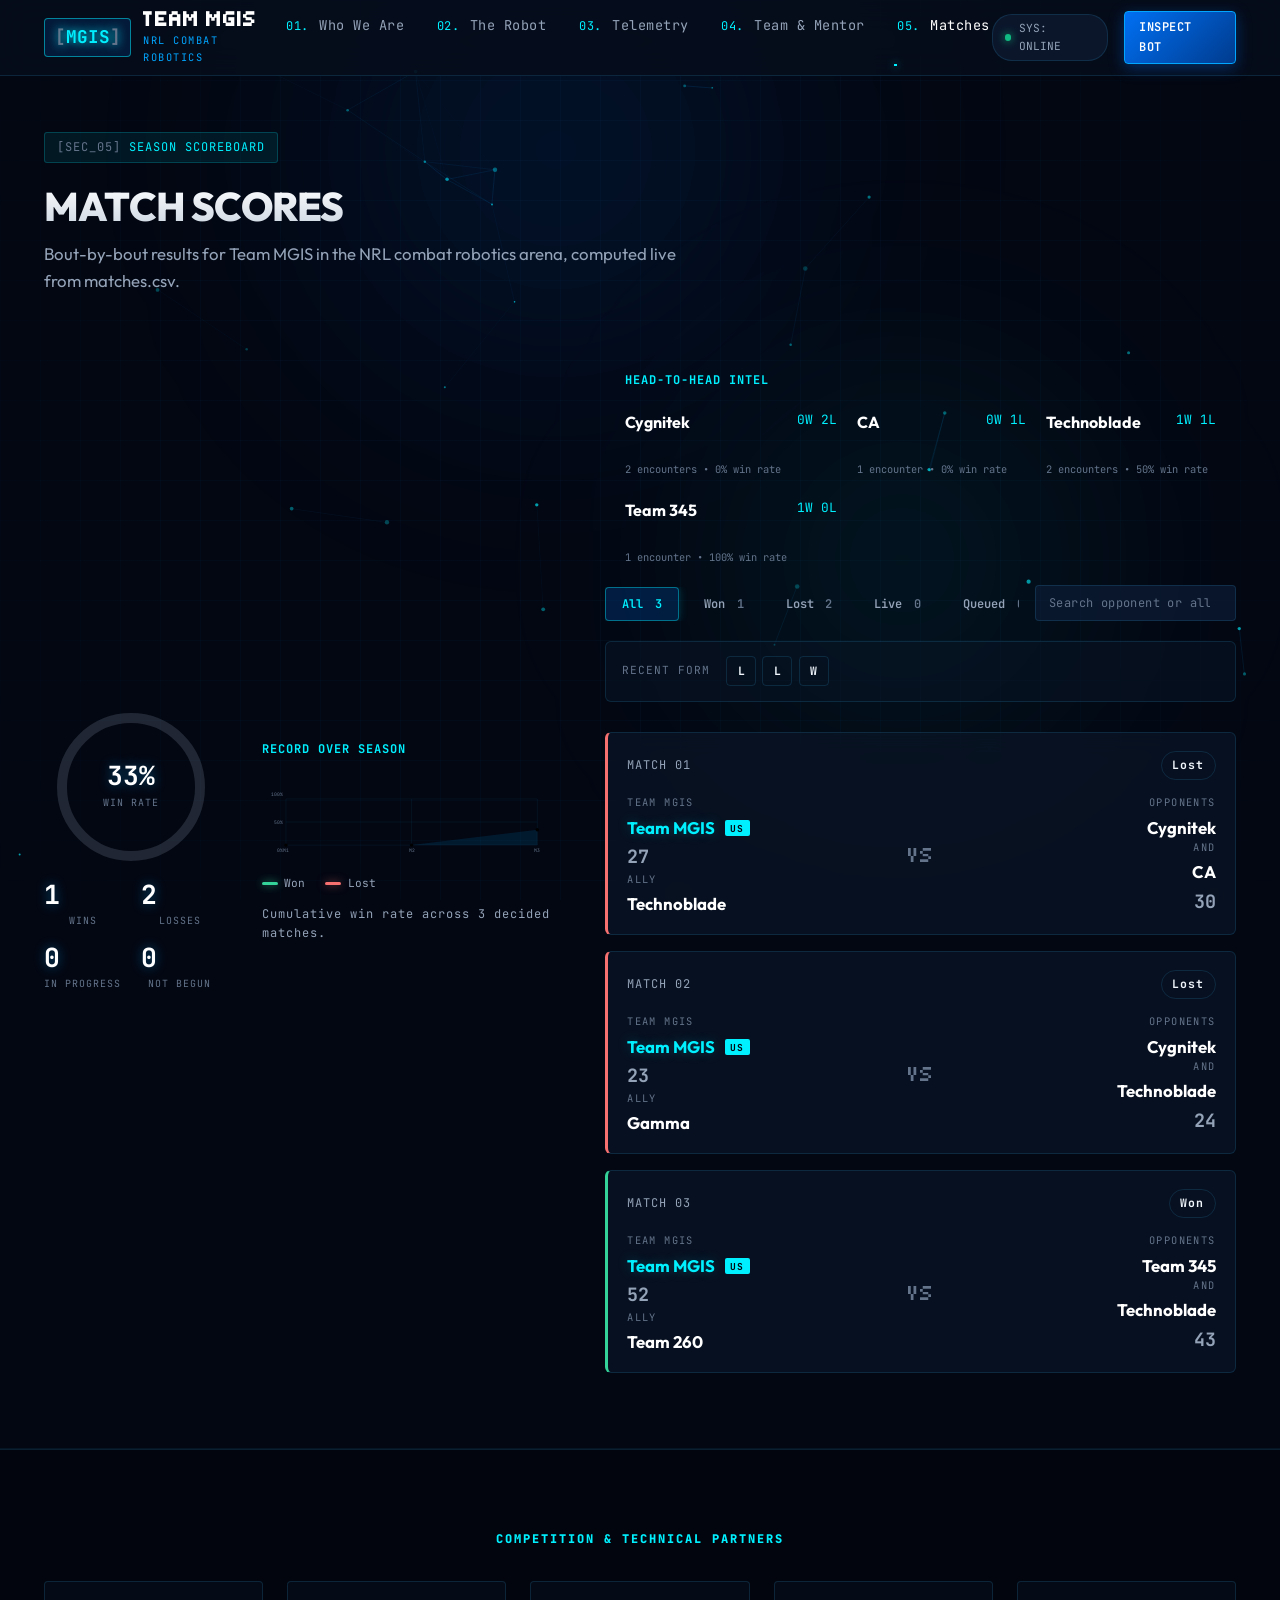
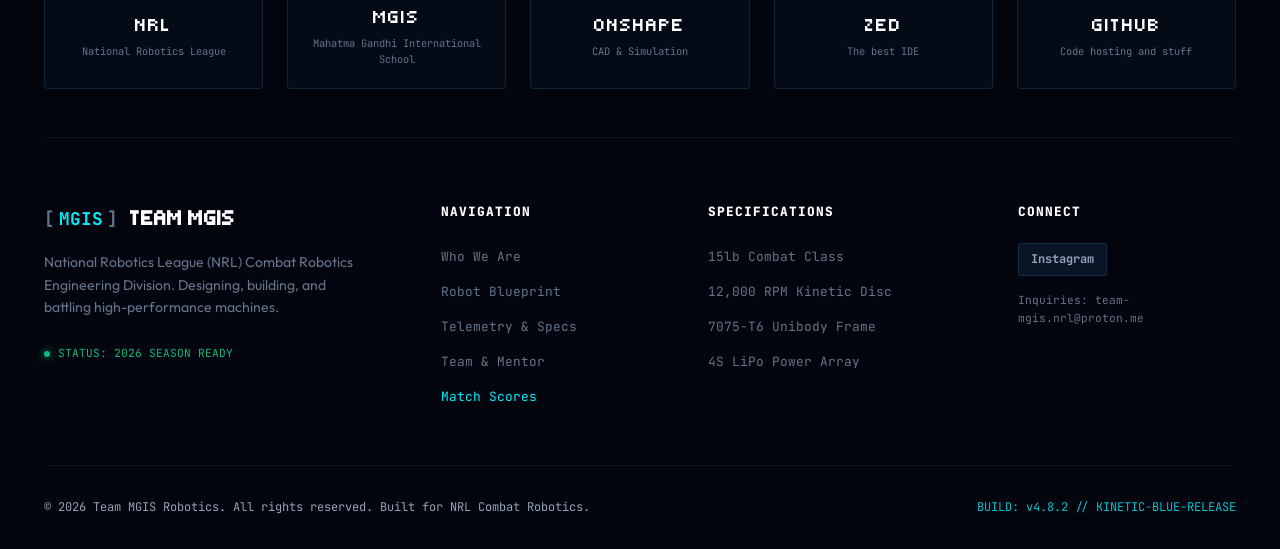
<file: matches.html>
<!DOCTYPE html>
<html lang="en">
<head>
  <meta charset="UTF-8">
  <meta name="viewport" content="width=device-width, initial-scale=1.0">
  <title>Match Scores | Team MGIS - NRL Combat Robotics</title>
  <meta name="description" content="Team MGIS NRL match scores, season record, win rate and bout-by-bout results telemetry.">

  <!-- Fonts -->
  <link rel="preconnect" href="https://fonts.googleapis.com">
  <link rel="preconnect" href="https://fonts.gstatic.com" crossorigin>
  <link href="https://fonts.googleapis.com/css2?family=JetBrains+Mono:wght@300;400;500;700&family=Outfit:wght@400;600;700;800;900&family=Tiny5&display=swap" rel="stylesheet">

  <!-- Main Stylesheet -->
  <link rel="stylesheet" href="style.css">
</head>
<body>

  <!-- Top Scroll Progress Indicator -->
  <div id="scroll-progress" class="scroll-progress-bar" aria-hidden="true"></div>

  <!-- Background Animated Cyber Grid & Canvas -->
  <div class="tech-canvas-background">
    <canvas id="tech-particles"></canvas>
    <div class="tech-grid-overlay"></div>
    <div class="tech-glow tech-glow-top"></div>
    <div class="tech-glow tech-glow-bottom"></div>
  </div>

  <!-- Sticky Header -->
  <header id="main-header" class="site-header">
    <div class="header-container">
      <a href="index.html" class="brand-logo" aria-label="Team MGIS Home">
        <div class="logo-symbol">
          <span class="symbol-bracket">[</span>
          <span class="symbol-core">MGIS</span>
          <span class="symbol-bracket">]</span>
        </div>
        <div class="logo-meta">
          <span class="logo-title">TEAM MGIS</span>
          <span class="logo-sub">NRL COMBAT ROBOTICS</span>
        </div>
      </a>

      <nav class="main-nav" aria-label="Main Navigation">
        <ul class="nav-list">
          <li><a href="index.html#who-we-are" class="nav-link"><span class="nav-num">01.</span> Who We Are</a></li>
          <li><a href="index.html#about-robot" class="nav-link"><span class="nav-num">02.</span> The Robot</a></li>
          <li><a href="index.html#specs" class="nav-link"><span class="nav-num">03.</span> Telemetry</a></li>
          <li><a href="index.html#meet-team" class="nav-link"><span class="nav-num">04.</span> Team & Mentor</a></li>
          <li><a href="matches.html" class="nav-link active" aria-current="page"><span class="nav-num">05.</span> Matches</a></li>
        </ul>
      </nav>

      <div class="header-actions">
        <div class="status-pill">
          <span class="status-dot"></span>
          <span class="status-text">SYS: ONLINE</span>
        </div>
        <a href="index.html#about-robot" class="btn btn-sm btn-primary">Inspect Bot</a>
      </div>

      <button class="mobile-toggle" id="mobile-toggle" aria-label="Toggle navigation menu" aria-expanded="false">
        <span></span>
        <span></span>
        <span></span>
      </button>
    </div>

    <div class="mobile-menu" id="mobile-menu">
      <ul class="mobile-nav-list">
        <li><a href="index.html#who-we-are" class="mobile-nav-link">01. Who We Are</a></li>
        <li><a href="index.html#about-robot" class="mobile-nav-link">02. The Robot</a></li>
        <li><a href="index.html#specs" class="mobile-nav-link">03. Telemetry & Specs</a></li>
        <li><a href="index.html#meet-team" class="mobile-nav-link">04. Meet The Team</a></li>
        <li><a href="matches.html" class="mobile-nav-link" aria-current="page">05. Match Scores</a></li>
        <li><a href="index.html#about-robot" class="btn btn-primary btn-block">Inspect Robot</a></li>
      </ul>
    </div>
  </header>

  <main id="main-content" class="page-wrapper">

    <!-- SEASON SCOREBOARD -->
    <section class="section page-hero" aria-label="Season scoreboard">
      <div class="container">

        <div class="section-tag reveal">
          <span class="tag-index">[SEC_05]</span>
          <span class="tag-title">SEASON SCOREBOARD</span>
        </div>

        <div class="section-heading-wrap reveal">
          <h2 class="section-title">MATCH SCORES</h2>
          <p class="section-subtitle">
            Bout-by-bout results for Team MGIS in the NRL combat robotics arena, computed live from matches.csv.
          </p>
        </div>

        <div class="season-layout">
          <!-- LEFT COLUMN: season summary -->
          <div class="season-summary">
            <div class="ring-block reveal">
              <div class="win-ring-wrap">
                <svg class="win-ring" viewBox="0 0 168 168">
                  <circle class="ring-track" cx="84" cy="84" r="69"></circle>
                  <circle class="ring-win" cx="84" cy="84" r="69" transform="rotate(-90 84 84)" style="stroke-dasharray: 0 400"></circle>
                  <circle class="ring-loss" cx="84" cy="84" r="69" transform="rotate(-90 84 84)" style="stroke-dasharray: 0 400"></circle>
                </svg>
                <div class="win-ring-center">
                  <div class="win-ring-value" id="win-rate-value">--%</div>
                  <div class="win-ring-caption">WIN RATE</div>
                </div>
              </div>
              <div class="record-stats">
                <div>
                  <div class="win-ring-value" id="stat-wins">0</div>
                  <div class="win-ring-caption">WINS</div>
                </div>
                <div>
                  <div class="win-ring-value" id="stat-losses">0</div>
                  <div class="win-ring-caption">LOSSES</div>
                </div>
                <div>
                  <div class="win-ring-value" id="stat-live">0</div>
                  <div class="win-ring-caption">IN PROGRESS</div>
                </div>
                <div>
                  <div class="win-ring-value" id="stat-queued">0</div>
                  <div class="win-ring-caption">NOT BEGUN</div>
                </div>
              </div>
            </div>
            <div class="chart-panel reveal">
              <h3 class="intel-title">RECORD OVER SEASON</h3>
              <div class="record-chart" id="record-chart">
                <svg id="record-svg" viewBox="0 0 700 220" aria-label="Cumulative win rate by match" role="img"></svg>
                <div class="chart-legend">
                  <span><span class="legend-swatch swatch-win"></span>Won</span>
                  <span><span class="legend-swatch swatch-loss"></span>Lost</span>
                </div>
                <div class="chart-readout" id="chart-readout">Loading match telemetry...</div>
              </div>
            </div>
          </div>

          <!-- RIGHT COLUMN: head-to-head, filters & match log -->
          <div>
            <div class="intel-panel reveal">
              <h3 class="intel-title">HEAD-TO-HEAD INTEL</h3>
              <div class="intel-grid" id="intel-grid"></div>
            </div>

            <div class="load-error" id="csv-load-error" hidden>
              Uplink failed: could not load matches.csv. Serve this site over HTTP (file:// blocks local file fetching).
            </div>

            <div class="match-toolbar reveal">
              <div class="tech-tab-bar">
                <button class="match-filter-btn active" data-filter="all">All <span class="filter-count" id="filter-count-all">0</span></button>
                <button class="match-filter-btn" data-filter="won">Won <span class="filter-count" id="filter-count-won">0</span></button>
                <button class="match-filter-btn" data-filter="lost">Lost <span class="filter-count" id="filter-count-lost">0</span></button>
                <button class="match-filter-btn" data-filter="live">Live <span class="filter-count" id="filter-count-live">0</span></button>
                <button class="match-filter-btn" data-filter="queued">Queued <span class="filter-count" id="filter-count-queued">0</span></button>
              </div>
              <div class="match-search">
                <input type="search" id="match-search" placeholder="Search opponent or ally..." aria-label="Search matches">
              </div>
            </div>

            <div class="form-panel reveal">
              <span class="form-label">RECENT FORM</span>
              <div class="form-strip" id="form-strip"></div>
            </div>

            <ul class="match-log" id="match-log"></ul>
            <div class="match-empty" id="match-empty" hidden>No matches match your filter.</div>
          </div>
        </div>

      </div>
    </section>

  </main>

  <!-- FOOTER -->
  <footer class="site-footer">
    <div class="container">
      <div class="footer-partners-wrap">
        <h4 class="partners-heading">COMPETITION & TECHNICAL PARTNERS</h4>
        <div class="partners-grid">
          <div class="partner-logo-box">
            <div class="partner-svg-wrap">
              <span class="partner-name">NRL</span>
              <span class="partner-type">National Robotics League</span>
            </div>
          </div>
          <div class="partner-logo-box">
            <div class="partner-svg-wrap">
              <span class="partner-name">MGIS</span>
              <span class="partner-type">Mahatma Gandhi International School</span>
            </div>
          </div>
          <div class="partner-logo-box">
            <div class="partner-svg-wrap">
              <span class="partner-name">ONSHAPE</span>
              <span class="partner-type">CAD & Simulation</span>
            </div>
          </div>
          <div class="partner-logo-box">
            <div class="partner-svg-wrap">
              <span class="partner-name">ZED</span>
              <span class="partner-type">The best IDE</span>
            </div>
          </div>
          <div class="partner-logo-box">
            <div class="partner-svg-wrap">
              <span class="partner-name">GITHUB</span>
              <span class="partner-type">Code hosting and stuff</span>
            </div>
          </div>
        </div>
      </div>

      <div class="footer-main-grid">
        <div class="footer-col brand-col">
          <div class="footer-logo">
            <span class="symbol-bracket">[</span>
            <span class="symbol-core">MGIS</span>
            <span class="symbol-bracket">]</span>
            <span class="footer-brand-title">TEAM MGIS</span>
          </div>
          <p class="footer-desc">
            National Robotics League (NRL) Combat Robotics Engineering Division. Designing, building, and battling high-performance machines.
          </p>
          <div class="footer-status">
            <span class="pulse-indicator"></span>
            <span>STATUS: 2026 SEASON READY</span>
          </div>
        </div>
        <div class="footer-col">
          <h5 class="footer-col-title">NAVIGATION</h5>
          <ul class="footer-links">
            <li><a href="index.html#who-we-are">Who We Are</a></li>
            <li><a href="index.html#about-robot">Robot Blueprint</a></li>
            <li><a href="index.html#specs">Telemetry & Specs</a></li>
            <li><a href="index.html#meet-team">Team & Mentor</a></li>
            <li><a href="matches.html" aria-current="page">Match Scores</a></li>
          </ul>
        </div>
        <div class="footer-col">
          <h5 class="footer-col-title">SPECIFICATIONS</h5>
          <ul class="footer-links">
            <li><a href="index.html#about-robot">15lb Combat Class</a></li>
            <li><a href="index.html#about-robot">12,000 RPM Kinetic Disc</a></li>
            <li><a href="index.html#about-robot">7075-T6 Unibody Frame</a></li>
            <li><a href="index.html#about-robot">4S LiPo Power Array</a></li>
          </ul>
        </div>
        <div class="footer-col">
          <h5 class="footer-col-title">CONNECT</h5>
          <div class="footer-socials">
            <a href="#" class="social-btn" aria-label="Instagram">Instagram</a>
          </div>
          <p class="footer-copy-text">Inquiries: team-mgis.nrl@proton.me</p>
        </div>
      </div>

      <div class="footer-bottom-bar">
        <p>© 2026 Team MGIS Robotics. All rights reserved. Built for NRL Combat Robotics.</p>
        <p class="footer-build">BUILD: v4.8.2 // KINETIC-BLUE-RELEASE</p>
      </div>
    </div>
  </footer>

  <script src="script.js"></script>
</body>
</html>
</file>
<file: style.css>
/* ========================================================
   TEAM MGIS - NRL COMBAT ROBOTICS
   THEME: CYBER BLUE & OBSIDIAN BLACK
   TYPOGRAPHY: Outfit (Display), JetBrains Mono (Code/Telemetry), Tiny5 (Accents)
   ======================================================== */

@import url('https://fonts.googleapis.com/css2?family=JetBrains+Mono:ital,wght@0,300;0,400;0,500;0,700;1,400&family=Outfit:wght@300;400;500;600;700;800;900&family=Tiny5&display=swap');

/* ---------- Design Tokens & Variables ---------- */
:root {
  --bg-darkest: #030712;
  --bg-primary: #050b18;
  --bg-surface: #0a1426;
  --bg-surface-elevated: #0f1e38;
  --bg-panel: rgba(10, 20, 38, 0.75);
  --bg-glass: rgba(6, 14, 28, 0.85);

  --blue-primary: #0070f3;
  --blue-bright: #00a6ff;
  --blue-cyan: #00f0ff;
  --blue-deep: #003b8e;
  --blue-glow: rgba(0, 166, 255, 0.35);
  --blue-glow-intense: rgba(0, 240, 255, 0.6);

  --text-primary: #f0f6fc;
  --text-secondary: #94a3b8;
  --text-dim: #64748b;
  --text-accent: #38bdf8;

  --border-subtle: rgba(56, 189, 248, 0.15);
  --border-active: rgba(0, 240, 255, 0.5);
  --border-glow: 0 0 15px rgba(0, 166, 255, 0.3);

  --font-display: 'Outfit', -apple-system, BlinkMacSystemFont, sans-serif;
  --font-mono: 'JetBrains Mono', monospace;
  --font-retro: 'Tiny5', sans-serif;

  --header-height: 76px;
  --transition-fast: 0.2s cubic-bezier(0.16, 1, 0.3, 1);
  --transition-normal: 0.35s cubic-bezier(0.16, 1, 0.3, 1);
  --transition-smooth: 0.6s cubic-bezier(0.16, 1, 0.3, 1);
}

/* ---------- Reset & Base Setup ---------- */
*, *::before, *::after {
  box-sizing: border-box;
  margin: 0;
  padding: 0;
}

html {
  font-size: 16px;
  scroll-behavior: smooth;
  color-scheme: dark;
  background-color: var(--bg-darkest);
}

body {
  font-family: var(--font-display);
  background-color: var(--bg-darkest);
  color: var(--text-primary);
  line-height: 1.6;
  overflow-x: hidden;
  position: relative;
  -webkit-font-smoothing: antialiased;
}

/* Custom Scrollbar */
::-webkit-scrollbar {
  width: 8px;
}
::-webkit-scrollbar-track {
  background: var(--bg-darkest);
}
::-webkit-scrollbar-thumb {
  background: #1e293b;
  border-radius: 4px;
  border: 1px solid var(--border-subtle);
}
::-webkit-scrollbar-thumb:hover {
  background: var(--blue-bright);
}

/* Selection Color */
::selection {
  background-color: var(--blue-primary);
  color: #ffffff;
}

/* ---------- Top Scroll Progress Bar ---------- */
.scroll-progress-bar {
  position: fixed;
  top: 0;
  left: 0;
  width: 0%;
  height: 3px;
  background: linear-gradient(90deg, var(--blue-primary), var(--blue-cyan));
  box-shadow: 0 0 10px var(--blue-cyan);
  z-index: 1000;
  transition: width 0.1s ease-out;
}

/* ---------- Cyber Canvas Background & Grid ---------- */
.tech-canvas-background {
  position: fixed;
  top: 0;
  left: 0;
  width: 100%;
  height: 100%;
  pointer-events: none;
  z-index: 0;
  overflow: hidden;
}

#tech-particles {
  position: absolute;
  top: 0;
  left: 0;
  width: 100%;
  height: 100%;
}

.tech-grid-overlay {
  position: absolute;
  top: 0;
  left: 0;
  width: 100%;
  height: 100%;
  background-image:
    linear-gradient(to right, rgba(0, 166, 255, 0.03) 1px, transparent 1px),
    linear-gradient(to bottom, rgba(0, 166, 255, 0.03) 1px, transparent 1px);
  background-size: 40px 40px;
  mask-image: radial-gradient(circle at 50% 50%, black 60%, transparent 100%);
  -webkit-mask-image: radial-gradient(circle at 50% 50%, black 60%, transparent 100%);
}

.tech-glow {
  position: absolute;
  border-radius: 50%;
  filter: blur(120px);
  pointer-events: none;
}

.tech-glow-top {
  top: -150px;
  left: 20%;
  width: 600px;
  height: 600px;
  background: radial-gradient(circle, rgba(0, 112, 243, 0.18) 0%, transparent 70%);
}

.tech-glow-bottom {
  bottom: 10%;
  right: 10%;
  width: 500px;
  height: 500px;
  background: radial-gradient(circle, rgba(0, 240, 255, 0.12) 0%, transparent 70%);
}

/* ---------- Typography & Utility Styles ---------- */
h1, h2, h3, h4, h5 {
  font-family: var(--font-display);
  font-weight: 800;
  color: #ffffff;
  letter-spacing: -0.02em;
}

p {
  color: var(--text-secondary);
}

a {
  color: inherit;
  text-decoration: none;
}

.container {
  max-width: 1240px;
  margin: 0 auto;
  padding: 0 1.5rem;
  position: relative;
  z-index: 1;
}

/* ---------- Header & Smart Sticky Navigation ---------- */
.site-header {
  position: fixed;
  top: 0;
  left: 0;
  width: 100%;
  height: var(--header-height);
  background: var(--bg-glass);
  backdrop-filter: blur(16px);
  -webkit-backdrop-filter: blur(16px);
  border-bottom: 1px solid var(--border-subtle);
  z-index: 900;
  transition: transform 0.4s cubic-bezier(0.16, 1, 0.3, 1), background 0.3s ease, box-shadow 0.3s ease;
}

/* Header scroll reactions */
.site-header.scroll-down {
  transform: translateY(-100%);
}

.site-header.scroll-up {
  transform: translateY(0);
  box-shadow: 0 10px 30px rgba(0, 0, 0, 0.6), 0 0 15px rgba(0, 112, 243, 0.15);
}

.header-container {
  max-width: 1240px;
  height: 100%;
  margin: 0 auto;
  padding: 0 1.5rem;
  display: flex;
  align-items: center;
  justify-content: space-between;
}

/* Brand Logo */
.brand-logo {
  display: flex;
  align-items: center;
  gap: 0.75rem;
  transition: transform var(--transition-fast);
}

.brand-logo:hover {
  transform: scale(1.02);
}

.logo-symbol {
  font-family: var(--font-mono);
  font-weight: 700;
  font-size: 1.1rem;
  display: flex;
  align-items: center;
  padding: 0.25rem 0.6rem;
  background: rgba(0, 112, 243, 0.15);
  border: 1px solid var(--border-active);
  border-radius: 4px;
  color: var(--blue-cyan);
  text-shadow: 0 0 10px var(--blue-cyan);
}

.symbol-bracket {
  color: var(--text-dim);
}

.logo-meta {
  display: flex;
  flex-direction: column;
}

.logo-title {
  font-family: var(--font-retro);
  font-size: 1.3rem;
  font-weight: 700;
  letter-spacing: 1px;
  color: #ffffff;
  line-height: 1.1;
}

.logo-sub {
  font-family: var(--font-mono);
  font-size: 0.65rem;
  color: var(--blue-bright);
  letter-spacing: 1.5px;
}

/* Navigation Links */
.main-nav {
  display: flex;
  align-items: center;
}

.nav-list {
  display: flex;
  list-style: none;
  gap: 1.75rem;
}

.nav-link {
  font-family: var(--font-mono);
  font-size: 0.85rem;
  color: var(--text-secondary);
  position: relative;
  padding: 0.4rem 0.2rem;
  transition: color var(--transition-fast);
  letter-spacing: 0.5px;
}

.nav-num {
  color: var(--blue-cyan);
  font-size: 0.75rem;
  margin-right: 2px;
}

.nav-link::after {
  content: '';
  position: absolute;
  bottom: 0;
  left: 0;
  width: 0%;
  height: 2px;
  background: var(--blue-cyan);
  box-shadow: 0 0 8px var(--blue-cyan);
  transition: width var(--transition-fast);
}

.nav-link:hover,
.nav-link.active {
  color: #ffffff;
}

.nav-link:hover::after,
.nav-link.active::after {
  width: 100%;
}

/* Header Actions & Live Status */
.header-actions {
  display: flex;
  align-items: center;
  gap: 1rem;
}

.status-pill {
  display: flex;
  align-items: center;
  gap: 0.5rem;
  font-family: var(--font-mono);
  font-size: 0.7rem;
  color: var(--text-secondary);
  padding: 0.3rem 0.75rem;
  background: rgba(15, 30, 56, 0.6);
  border: 1px solid var(--border-subtle);
  border-radius: 20px;
}

.status-dot {
  width: 7px;
  height: 7px;
  border-radius: 50%;
  background: #10b981;
  box-shadow: 0 0 8px #10b981;
  animation: blinkStatus 2s infinite ease-in-out;
}

@keyframes blinkStatus {
  0%, 100% { opacity: 1; transform: scale(1); }
  50% { opacity: 0.4; transform: scale(0.85); }
}

/* Mobile Menu Toggle */
.mobile-toggle {
  display: none;
  flex-direction: column;
  justify-content: center;
  gap: 5px;
  width: 38px;
  height: 38px;
  background: rgba(15, 30, 56, 0.8);
  border: 1px solid var(--border-subtle);
  border-radius: 6px;
  cursor: pointer;
  padding: 6px;
}

.mobile-toggle span {
  display: block;
  height: 2px;
  width: 100%;
  background: var(--text-primary);
  border-radius: 2px;
  transition: transform 0.3s ease, opacity 0.3s ease;
}

.mobile-toggle.active span:nth-child(1) {
  transform: translateY(7px) rotate(45deg);
}
.mobile-toggle.active span:nth-child(2) {
  opacity: 0;
}
.mobile-toggle.active span:nth-child(3) {
  transform: translateY(-7px) rotate(-45deg);
}

.mobile-menu {
  display: none;
  position: fixed;
  top: var(--header-height);
  left: 0;
  width: 100%;
  background: var(--bg-surface);
  border-bottom: 1px solid var(--border-subtle);
  padding: 1.5rem;
  z-index: 850;
  transform: translateY(-10px);
  opacity: 0;
  pointer-events: none;
  transition: all 0.3s ease;
}

.mobile-menu.open {
  display: block;
  transform: translateY(0);
  opacity: 1;
  pointer-events: auto;
}

.mobile-nav-list {
  list-style: none;
  display: flex;
  flex-direction: column;
  gap: 1rem;
}

.mobile-nav-link {
  font-family: var(--font-mono);
  font-size: 1rem;
  color: var(--text-primary);
  display: block;
  padding: 0.5rem 0;
}

/* ---------- Buttons & Interactive Tech CTAs ---------- */
.btn {
  display: inline-flex;
  align-items: center;
  justify-content: center;
  gap: 0.5rem;
  font-family: var(--font-mono);
  font-size: 0.85rem;
  font-weight: 600;
  padding: 0.75rem 1.5rem;
  border-radius: 4px;
  letter-spacing: 0.5px;
  cursor: pointer;
  transition: all var(--transition-fast);
  text-transform: uppercase;
  position: relative;
  overflow: hidden;
}

.btn-primary {
  background: linear-gradient(135deg, var(--blue-primary), var(--blue-deep));
  color: #ffffff;
  border: 1px solid var(--blue-bright);
  box-shadow: 0 4px 15px rgba(0, 112, 243, 0.35);
}

.btn-primary:hover {
  background: linear-gradient(135deg, var(--blue-bright), var(--blue-primary));
  box-shadow: 0 0 25px var(--blue-glow-intense);
  transform: translateY(-2px);
  color: #ffffff;
}

.btn-outline {
  background: rgba(10, 20, 38, 0.5);
  color: var(--text-primary);
  border: 1px solid var(--border-subtle);
  backdrop-filter: blur(8px);
}

.btn-outline:hover {
  border-color: var(--blue-cyan);
  color: var(--blue-cyan);
  box-shadow: 0 0 15px rgba(0, 240, 255, 0.2);
  transform: translateY(-2px);
}

.btn-sm {
  padding: 0.4rem 0.9rem;
  font-size: 0.75rem;
}

.btn-block {
  width: 100%;
}

/* ---------- Section Standard Layout ---------- */
.page-wrapper {
  position: relative;
  z-index: 1;
}

.section {
  padding: 6.5rem 0;
  position: relative;
  border-bottom: 1px solid rgba(56, 189, 248, 0.08);
}

.section-tag {
  display: inline-flex;
  align-items: center;
  gap: 0.5rem;
  font-family: var(--font-mono);
  font-size: 0.75rem;
  color: var(--blue-cyan);
  background: rgba(0, 240, 255, 0.08);
  border: 1px solid rgba(0, 240, 255, 0.2);
  padding: 0.3rem 0.75rem;
  border-radius: 3px;
  margin-bottom: 1.25rem;
  letter-spacing: 1px;
}

.tag-index {
  color: var(--text-dim);
}

.section-heading-wrap {
  margin-bottom: 3.5rem;
  max-width: 650px;
}

.section-title {
  font-size: 2.5rem;
  font-weight: 800;
  line-height: 1.15;
  margin-bottom: 0.75rem;
  background: linear-gradient(180deg, #ffffff 0%, #cbd5e1 100%);
  -webkit-background-clip: text;
  background-clip: text;
  -webkit-text-fill-color: transparent;
}

.section-subtitle {
  font-size: 1.05rem;
  color: var(--text-secondary);
  line-height: 1.6;
}

/* ---------- HUD Panels & Sci-Fi Borders ---------- */
.hud-panel, .robot-blueprint-frame, .mentor-spotlight {
  position: relative;
  background: var(--bg-panel);
  border: 1px solid var(--border-subtle);
  border-radius: 6px;
  backdrop-filter: blur(12px);
  -webkit-backdrop-filter: blur(12px);
  box-shadow: 0 10px 40px rgba(0, 0, 0, 0.5);
  transition: border-color var(--transition-normal), box-shadow var(--transition-normal);
}

.hud-panel:hover, .robot-blueprint-frame:hover {
  border-color: rgba(0, 240, 255, 0.3);
  box-shadow: 0 12px 45px rgba(0, 0, 0, 0.6), 0 0 20px rgba(0, 112, 243, 0.15);
}

/* HUD Corner Brackets */
.hud-corner {
  position: absolute;
  width: 10px;
  height: 10px;
  border-color: var(--blue-cyan);
  pointer-events: none;
}

.hud-top-left {
  top: -1px;
  left: -1px;
  border-top: 2px solid var(--blue-cyan);
  border-left: 2px solid var(--blue-cyan);
}
.hud-top-right {
  top: -1px;
  right: -1px;
  border-top: 2px solid var(--blue-cyan);
  border-right: 2px solid var(--blue-cyan);
}
.hud-bottom-left {
  bottom: -1px;
  left: -1px;
  border-bottom: 2px solid var(--blue-cyan);
  border-left: 2px solid var(--blue-cyan);
}
.hud-bottom-right {
  bottom: -1px;
  right: -1px;
  border-bottom: 2px solid var(--blue-cyan);
  border-right: 2px solid var(--blue-cyan);
}

/* ---------- 01. HERO / WHO WE ARE SECTION ---------- */
.hero-section {
  min-height: calc(100vh - var(--header-height));
  display: flex;
  align-items: center;
  padding-top: calc(var(--header-height) + 2rem);
  padding-bottom: 4rem;
}

.hero-grid {
  display: grid;
  grid-template-columns: 1.15fr 0.85fr;
  gap: 3.5rem;
  align-items: center;
}

.glitch-heading {
  font-family: var(--font-retro);
  font-size: clamp(3.2rem, 7vw, 5.5rem);
  color: #ffffff;
  line-height: 1;
  margin-bottom: 0.5rem;
  letter-spacing: 2px;
  text-shadow: 0 0 20px rgba(0, 166, 255, 0.4);
}

.hero-kicker {
  font-family: var(--font-mono);
  font-size: 0.9rem;
  color: var(--blue-cyan);
  letter-spacing: 2px;
  margin-bottom: 1.25rem;
}

.hero-description {
  font-size: 1.1rem;
  color: #cbd5e1;
  line-height: 1.7;
  margin-bottom: 2rem;
  max-width: 580px;
}

.hero-cta-group {
  display: flex;
  gap: 1.25rem;
  margin-bottom: 2.5rem;
}

.hero-stats-grid {
  display: grid;
  grid-template-columns: repeat(4, 1fr);
  gap: 1rem;
  padding-top: 1.5rem;
  border-top: 1px solid var(--border-subtle);
}

.stat-card {
  display: flex;
  flex-direction: column;
}

.stat-value {
  font-family: var(--font-mono);
  font-size: 1.6rem;
  font-weight: 700;
  color: #ffffff;
  line-height: 1.1;
  text-shadow: 0 0 10px rgba(0, 166, 255, 0.5);
}

.stat-label {
  font-family: var(--font-mono);
  font-size: 0.65rem;
  color: var(--text-dim);
  letter-spacing: 0.5px;
  margin-top: 0.2rem;
}

/* Radar & Telemetry HUD Visual */
.hero-visual .hud-panel {
  padding: 1.5rem;
}

.hud-header {
  display: flex;
  align-items: center;
  justify-content: space-between;
  border-bottom: 1px solid var(--border-subtle);
  padding-bottom: 0.75rem;
  margin-bottom: 1.25rem;
}

.hud-title-wrap {
  display: flex;
  align-items: center;
  gap: 0.5rem;
}

.hud-indicator {
  width: 8px;
  height: 8px;
  border-radius: 50%;
  background: var(--blue-cyan);
  box-shadow: 0 0 8px var(--blue-cyan);
}

.hud-title {
  font-family: var(--font-mono);
  font-size: 0.75rem;
  font-weight: 600;
  color: #ffffff;
  letter-spacing: 0.5px;
}

.hud-code {
  font-family: var(--font-mono);
  font-size: 0.65rem;
  color: var(--text-dim);
}

.radar-circle-wrap {
  width: 180px;
  height: 180px;
  margin: 0.5rem auto 1.5rem;
  border-radius: 50%;
  border: 1px solid rgba(0, 240, 255, 0.3);
  position: relative;
  background: radial-gradient(circle, rgba(0, 112, 243, 0.15) 0%, transparent 70%);
  overflow: hidden;
}

.radar-grid {
  position: absolute;
  top: 0;
  left: 0;
  width: 100%;
  height: 100%;
  background-image:
    radial-gradient(circle, transparent 40%, rgba(0, 240, 255, 0.15) 41%, transparent 42%),
    radial-gradient(circle, transparent 70%, rgba(0, 240, 255, 0.15) 71%, transparent 72%),
    linear-gradient(to right, transparent 49.5%, rgba(0, 240, 255, 0.15) 50%, transparent 50.5%),
    linear-gradient(to bottom, transparent 49.5%, rgba(0, 240, 255, 0.15) 50%, transparent 50.5%);
}

.radar-scan {
  position: absolute;
  top: 0;
  left: 0;
  width: 100%;
  height: 100%;
  background: conic-gradient(from 0deg, rgba(0, 240, 255, 0.4) 0deg, transparent 60deg, transparent 360deg);
  border-radius: 50%;
  animation: radarRotate 4s linear infinite;
}

@keyframes radarRotate {
  from { transform: rotate(0deg); }
  to { transform: rotate(360deg); }
}

.radar-center-blip {
  position: absolute;
  top: 50%;
  left: 50%;
  width: 6px;
  height: 6px;
  background: #ffffff;
  border-radius: 50%;
  transform: translate(-50%, -50%);
  box-shadow: 0 0 8px #ffffff;
}

.radar-target-1 {
  position: absolute;
  top: 30%;
  right: 28%;
  width: 5px;
  height: 5px;
  background: #ef4444;
  border-radius: 50%;
  box-shadow: 0 0 8px #ef4444;
  animation: targetBlink 1.5s infinite ease-in-out;
}

.radar-target-2 {
  position: absolute;
  bottom: 25%;
  left: 32%;
  width: 5px;
  height: 5px;
  background: var(--blue-cyan);
  border-radius: 50%;
  box-shadow: 0 0 8px var(--blue-cyan);
  animation: targetBlink 2s infinite ease-in-out 0.5s;
}

@keyframes targetBlink {
  0%, 100% { opacity: 0.2; transform: scale(0.8); }
  50% { opacity: 1; transform: scale(1.4); }
}

.hud-terminal-log {
  background: rgba(3, 7, 18, 0.7);
  border: 1px solid rgba(56, 189, 248, 0.1);
  border-radius: 4px;
  padding: 0.75rem;
  font-family: var(--font-mono);
  font-size: 0.7rem;
  display: flex;
  flex-direction: column;
  gap: 0.35rem;
}

.log-line {
  margin: 0;
  line-height: 1.4;
}

.text-blue {
  color: var(--blue-bright);
}

.text-highlight {
  color: var(--blue-cyan);
  font-weight: 600;
}

.text-dim {
  color: var(--text-dim);
}

.hud-footer {
  display: flex;
  justify-content: space-between;
  margin-top: 1rem;
  font-family: var(--font-mono);
  font-size: 0.65rem;
  color: var(--text-dim);
  border-top: 1px solid var(--border-subtle);
  padding-top: 0.5rem;
}

/* Scroll Cue */
.scroll-cue {
  display: flex;
  flex-direction: column;
  align-items: center;
  gap: 0.5rem;
  margin-top: 3.5rem;
  opacity: 0.7;
  transition: opacity var(--transition-fast);
}

.scroll-cue:hover {
  opacity: 1;
}

.scroll-cue-text {
  font-family: var(--font-mono);
  font-size: 0.7rem;
  color: var(--text-secondary);
  letter-spacing: 2px;
}

.scroll-cue-chevron span {
  display: block;
  width: 10px;
  height: 10px;
  border-bottom: 2px solid var(--blue-cyan);
  border-right: 2px solid var(--blue-cyan);
  transform: rotate(45deg);
  margin: -4px auto;
  animation: chevronBounce 2s infinite;
}

.scroll-cue-chevron span:nth-child(2) {
  animation-delay: 0.2s;
}

@keyframes chevronBounce {
  0% { opacity: 0; transform: rotate(45deg) translate(-5px, -5px); }
  50% { opacity: 1; }
  100% { opacity: 0; transform: rotate(45deg) translate(5px, 5px); }
}

/* ---------- 02. ABOUT OUR ROBOT SECTION ---------- */
.robot-section {
  background: linear-gradient(180deg, var(--bg-darkest) 0%, var(--bg-surface) 50%, var(--bg-darkest) 100%);
}

.robot-showcase-grid {
  display: grid;
  grid-template-columns: 1fr 1fr;
  gap: 3rem;
  align-items: start;
}

.robot-blueprint-frame {
  position: relative;
  padding: 1.25rem;
  overflow: hidden;
  background: #060e1d;
  border: 1px solid rgba(0, 166, 255, 0.3);
}

/* Laser Scanning Effect */
.laser-scanner {
  position: absolute;
  top: 0;
  left: 0;
  width: 100%;
  height: 3px;
  background: linear-gradient(90deg, transparent, var(--blue-cyan), transparent);
  box-shadow: 0 0 15px var(--blue-cyan), 0 0 30px var(--blue-cyan);
  z-index: 10;
  animation: scanVertical 4s infinite ease-in-out;
  pointer-events: none;
}

@keyframes scanVertical {
  0% { top: 0%; opacity: 0; }
  10% { opacity: 1; }
  90% { opacity: 1; }
  100% { top: 100%; opacity: 0; }
}

.blueprint-overlay {
  display: flex;
  justify-content: space-between;
  align-items: center;
  font-family: var(--font-mono);
  font-size: 0.7rem;
  color: var(--blue-cyan);
  margin-bottom: 0.75rem;
  padding-bottom: 0.5rem;
  border-bottom: 1px solid var(--border-subtle);
}

.blueprint-badge {
  font-weight: 700;
  letter-spacing: 1px;
}

.blueprint-coords {
  color: var(--text-dim);
  font-size: 0.65rem;
}

.robot-image-container {
  position: relative;
  width: 100%;
  height: 380px;
  border-radius: 4px;
  overflow: hidden;
  background: #030712;
  display: flex;
  align-items: center;
  justify-content: center;
}

.robot-main-image {
  width: 100%;
  height: 100%;
  object-fit: cover;
  object-position: center 25%;
  filter: contrast(1.15) brightness(0.9) saturate(0.85);
  transition: transform 0.6s ease, filter 0.6s ease;
}

.robot-blueprint-frame:hover .robot-main-image {
  transform: scale(1.04);
  filter: contrast(1.2) brightness(1) saturate(1.1);
}

/* Interactive Crosshair Callouts */
.hud-crosshair {
  position: absolute;
  width: 24px;
  height: 24px;
  border: 1px solid var(--blue-cyan);
  border-radius: 50%;
  z-index: 5;
  cursor: pointer;
  transform: translate(-50%, -50%);
  animation: pulseCrosshair 2.5s infinite;
  display: flex;
  align-items: center;
  justify-content: center;
}

.hud-crosshair::after {
  content: '';
  width: 6px;
  height: 6px;
  background: var(--blue-cyan);
  border-radius: 50%;
}

.hud-crosshair::before {
  content: attr(data-label);
  position: absolute;
  left: 30px;
  white-space: nowrap;
  font-family: var(--font-mono);
  font-size: 0.65rem;
  background: rgba(3, 7, 18, 0.9);
  color: #ffffff;
  padding: 0.2rem 0.5rem;
  border: 1px solid var(--blue-bright);
  border-radius: 3px;
  opacity: 0;
  transform: translateX(-5px);
  transition: opacity 0.3s ease, transform 0.3s ease;
  pointer-events: none;
}

.hud-crosshair:hover::before {
  opacity: 1;
  transform: translateX(0);
}

.crosshair-1 { top: 47%; left: 30%; }
.crosshair-2 { top: 60%; left: 15%; }
.crosshair-3 { top: 60%; left: 65%; }

@keyframes pulseCrosshair {
  0%, 100% { box-shadow: 0 0 0 0 rgba(0, 240, 255, 0.4); }
  50% { box-shadow: 0 0 0 8px rgba(0, 240, 255, 0); }
}

.blueprint-footer {
  display: flex;
  gap: 0.5rem;
  margin-top: 1rem;
  flex-wrap: wrap;
}

.schematic-pill {
  font-family: var(--font-mono);
  font-size: 0.65rem;
  color: #94a3b8;
  background: rgba(15, 30, 56, 0.5);
  border: 1px solid var(--border-subtle);
  padding: 0.25rem 0.6rem;
  border-radius: 3px;
}

/* Robot Details & Tech Tabs */
.robot-details-wrap {
  display: flex;
  flex-direction: column;
  gap: 1.5rem;
}

.tech-tab-bar {
  display: flex;
  gap: 0.5rem;
  border-bottom: 1px solid var(--border-subtle);
  padding-bottom: 0.5rem;
  overflow-x: auto;
}

.tech-tab-btn,
.match-filter-btn {
  font-family: var(--font-mono);
  font-size: 0.75rem;
  font-weight: 600;
  color: var(--text-secondary);
  background: transparent;
  border: 1px solid transparent;
  padding: 0.5rem 1rem;
  border-radius: 4px;
  cursor: pointer;
  transition: all var(--transition-fast);
  white-space: nowrap;
}

.tech-tab-btn:hover,
.match-filter-btn:hover {
  color: #ffffff;
  background: rgba(0, 112, 243, 0.1);
}

.tech-tab-btn.active,
.match-filter-btn.active {
  color: var(--blue-cyan);
  background: rgba(0, 112, 243, 0.2);
  border-color: rgba(0, 240, 255, 0.4);
  box-shadow: 0 0 10px rgba(0, 240, 255, 0.2);
}

.tab-pane {
  display: none;
  animation: fadeInPane 0.3s ease forwards;
}

.tab-pane.active {
  display: block;
}

@keyframes fadeInPane {
  from { opacity: 0; transform: translateY(6px); }
  to { opacity: 1; transform: translateY(0); }
}

.spec-header {
  display: flex;
  align-items: center;
  justify-content: space-between;
  margin-bottom: 0.75rem;
}

.spec-title {
  font-size: 1.4rem;
  color: #ffffff;
}

.spec-code {
  font-family: var(--font-mono);
  font-size: 0.7rem;
  color: var(--blue-bright);
}

.spec-desc {
  font-size: 0.95rem;
  color: #cbd5e1;
  line-height: 1.6;
  margin-bottom: 1.5rem;
}

.spec-metrics-list {
  display: flex;
  flex-direction: column;
  gap: 1rem;
  margin-bottom: 1.5rem;
}

.metric-row {
  display: grid;
  grid-template-columns: 140px 1fr 90px;
  align-items: center;
  gap: 1rem;
}

.metric-name {
  font-family: var(--font-mono);
  font-size: 0.8rem;
  color: var(--text-secondary);
}

.metric-bar-container {
  height: 8px;
  background: rgba(15, 30, 56, 0.8);
  border: 1px solid var(--border-subtle);
  border-radius: 4px;
  overflow: hidden;
}

.metric-bar {
  height: 100%;
  background: linear-gradient(90deg, var(--blue-primary), var(--blue-cyan));
  border-radius: 3px;
  box-shadow: 0 0 8px rgba(0, 240, 255, 0.4);
  transition: width 1s cubic-bezier(0.16, 1, 0.3, 1);
}

.metric-num {
  font-family: var(--font-mono);
  font-size: 0.8rem;
  font-weight: 700;
  color: #ffffff;
  text-align: right;
}

.robot-feature-cards {
  display: grid;
  grid-template-columns: repeat(3, 1fr);
  gap: 0.75rem;
  margin-top: 1rem;
}

.feature-mini-card {
  background: rgba(10, 20, 38, 0.6);
  border: 1px solid var(--border-subtle);
  border-radius: 4px;
  padding: 0.75rem;
  display: flex;
  flex-direction: column;
  transition: transform var(--transition-fast), border-color var(--transition-fast);
}

.feature-mini-card:hover {
  transform: translateY(-2px);
  border-color: var(--border-active);
}

.mini-icon {
  font-size: 1.2rem;
  margin-bottom: 0.25rem;
}

.mini-title {
  font-family: var(--font-display);
  font-weight: 700;
  font-size: 0.85rem;
  color: #ffffff;
}

.mini-sub {
  font-family: var(--font-mono);
  font-size: 0.65rem;
  color: var(--text-dim);
}

/* ---------- 03. ENGINEERING ROADMAP SECTION ---------- */
.roadmap-section {
  background: var(--bg-darkest);
}

.roadmap-timeline {
  display: grid;
  grid-template-columns: repeat(4, 1fr);
  gap: 1.5rem;
  position: relative;
}

.roadmap-timeline::before {
  content: '';
  position: absolute;
  top: 25px;
  left: 5%;
  width: 90%;
  height: 2px;
  background: linear-gradient(90deg, var(--blue-cyan), var(--blue-primary), var(--border-subtle));
  z-index: 0;
}

.timeline-step {
  position: relative;
  z-index: 1;
  display: flex;
  flex-direction: column;
}

.step-badge {
  width: 50px;
  height: 50px;
  border-radius: 50%;
  background: var(--bg-surface);
  border: 2px solid var(--border-subtle);
  color: var(--text-secondary);
  font-family: var(--font-mono);
  font-size: 1rem;
  font-weight: 700;
  display: flex;
  align-items: center;
  justify-content: center;
  margin-bottom: 1.5rem;
  transition: all var(--transition-fast);
}

.timeline-step.done .step-badge {
  background: var(--blue-deep);
  border-color: var(--blue-bright);
  color: #ffffff;
  box-shadow: 0 0 15px rgba(0, 166, 255, 0.4);
}

.timeline-step.active .step-badge {
  background: #0284c7;
  border-color: var(--blue-cyan);
  color: #ffffff;
  box-shadow: 0 0 20px var(--blue-cyan);
  animation: pulseBadge 2s infinite;
}

@keyframes pulseBadge {
  0%, 100% { transform: scale(1); }
  50% { transform: scale(1.08); }
}

.step-card {
  background: var(--bg-panel);
  border: 1px solid var(--border-subtle);
  border-radius: 6px;
  padding: 1.25rem;
  height: 100%;
  display: flex;
  flex-direction: column;
  transition: all var(--transition-fast);
}

.timeline-step:hover .step-card {
  border-color: var(--blue-bright);
  transform: translateY(-4px);
}

.step-tag {
  font-family: var(--font-mono);
  font-size: 0.65rem;
  font-weight: 700;
  letter-spacing: 0.5px;
  margin-bottom: 0.5rem;
  display: inline-block;
}

.status-complete { color: #10b981; }
.status-current { color: var(--blue-cyan); }
.status-upcoming { color: var(--text-dim); }

.step-title {
  font-size: 1rem;
  color: #ffffff;
  margin-bottom: 0.5rem;
}

.step-desc {
  font-size: 0.85rem;
  color: var(--text-secondary);
  line-height: 1.5;
}

/* ---------- 04. MEET THE TEAM & MENTOR SECTION ---------- */
.team-section {
  background: linear-gradient(180deg, var(--bg-darkest) 0%, var(--bg-surface-elevated) 50%, var(--bg-darkest) 100%);
}

/* Mentor Spotlight Card (1 Mentor) */
.mentor-spotlight {
  padding: 2rem;
  margin-bottom: 3.5rem;
  background: linear-gradient(135deg, rgba(10, 20, 38, 0.9) 0%, rgba(5, 11, 24, 0.95) 100%);
  border: 1px solid rgba(0, 240, 255, 0.3);
  box-shadow: 0 10px 30px rgba(0, 0, 0, 0.7), 0 0 20px rgba(0, 112, 243, 0.15);
}

.mentor-grid {
  display: grid;
  grid-template-columns: 240px 1fr;
  gap: 2.5rem;
  align-items: center;
}

.mentor-photo-wrap {
  display: flex;
  flex-direction: column;
  align-items: center;
  gap: 0.75rem;
}

.mentor-badge-callout {
  font-family: var(--font-mono);
  font-size: 0.7rem;
  font-weight: 700;
  color: var(--blue-cyan);
  background: rgba(0, 240, 255, 0.1);
  border: 1px solid rgba(0, 240, 255, 0.3);
  padding: 0.3rem 0.8rem;
  border-radius: 20px;
  letter-spacing: 1px;
}

/* Photo Frames & Scan Overlays */
.member-photo-frame {
  position: relative;
  width: 100%;
  aspect-ratio: 1 / 1;
  border-radius: 6px;
  overflow: hidden;
  border: 1px solid var(--border-subtle);
  background: #030712;
}

.member-photo {
  width: 100%;
  height: 100%;
  object-fit: cover;
  filter: grayscale(20%) contrast(1.1);
  transition: transform 0.5s ease, filter 0.5s ease;
}

.mentor-spotlight:hover .member-photo,
.team-card:hover .member-photo {
  transform: scale(1.05);
  filter: grayscale(0%) contrast(1.15);
}

.photo-scan-grid {
  position: absolute;
  top: 0;
  left: 0;
  width: 100%;
  height: 100%;
  background: linear-gradient(rgba(0, 240, 255, 0.05) 1px, transparent 1px);
  background-size: 100% 4px;
  pointer-events: none;
}

.member-index-tag {
  position: absolute;
  top: 8px;
  right: 8px;
  font-family: var(--font-mono);
  font-size: 0.65rem;
  font-weight: 700;
  background: rgba(3, 7, 18, 0.85);
  color: var(--blue-cyan);
  padding: 0.2rem 0.5rem;
  border: 1px solid rgba(0, 240, 255, 0.3);
  border-radius: 3px;
  backdrop-filter: blur(4px);
}

.mentor-info .member-header {
  display: flex;
  justify-content: space-between;
  align-items: flex-start;
  margin-bottom: 1rem;
}

.member-role-tag {
  font-family: var(--font-mono);
  font-size: 0.7rem;
  font-weight: 700;
  color: var(--blue-bright);
  letter-spacing: 1px;
  display: inline-block;
  margin-bottom: 0.25rem;
}

.mentor-tag {
  color: var(--blue-cyan);
}

.member-name {
  font-size: 1.8rem;
  color: #ffffff;
  line-height: 1.2;
}

.member-callsign {
  font-family: var(--font-mono);
  font-size: 0.75rem;
  color: var(--text-dim);
}

.member-bio {
  font-size: 0.95rem;
  color: #cbd5e1;
  line-height: 1.6;
  margin-bottom: 1.25rem;
}

.member-skills {
  display: flex;
  gap: 0.5rem;
  flex-wrap: wrap;
  margin-bottom: 1rem;
}

.skill-pill {
  font-family: var(--font-mono);
  font-size: 0.7rem;
  color: #94a3b8;
  background: rgba(15, 30, 56, 0.6);
  border: 1px solid var(--border-subtle);
  padding: 0.2rem 0.6rem;
  border-radius: 3px;
}

.member-links {
  display: flex;
  gap: 0.75rem;
}

.member-link-tag {
  font-family: var(--font-mono);
  font-size: 0.7rem;
  color: var(--blue-cyan);
}

/* 4 Team Members Grid */
.team-grid {
  display: grid;
  grid-template-columns: repeat(4, 1fr);
  gap: 1.5rem;
}

.team-card {
  position: relative;
  background: var(--bg-panel);
  border: 1px solid var(--border-subtle);
  border-radius: 6px;
  overflow: hidden;
  display: flex;
  flex-direction: column;
  transition: all var(--transition-normal);
}

.team-card:hover {
  transform: translateY(-6px);
  border-color: var(--blue-bright);
  box-shadow: 0 12px 30px rgba(0, 0, 0, 0.7), 0 0 15px rgba(0, 112, 243, 0.2);
}

.member-card-content {
  padding: 1.25rem;
  display: flex;
  flex-direction: column;
  flex-grow: 1;
}

.team-card .member-name {
  font-size: 1.25rem;
  margin-bottom: 0.5rem;
}

.team-card .member-bio {
  font-size: 0.85rem;
  color: var(--text-secondary);
  line-height: 1.5;
  margin-bottom: 1rem;
  flex-grow: 1;
}

/* ---------- FOOTER WITH LOGOS ---------- */
.site-footer {
  background: #02050d;
  border-top: 1px solid var(--border-subtle);
  padding: 5rem 0 2rem;
  position: relative;
  z-index: 1;
}

/* Partners & Logos Grid */
.footer-partners-wrap {
  margin-bottom: 4rem;
  padding-bottom: 3rem;
  border-bottom: 1px solid rgba(56, 189, 248, 0.1);
}

.partners-heading {
  font-family: var(--font-mono);
  font-size: 0.75rem;
  color: var(--blue-cyan);
  letter-spacing: 2px;
  text-align: center;
  margin-bottom: 2rem;
}

.partners-grid {
  display: grid;
  grid-template-columns: repeat(5, 1fr);
  gap: 1.5rem;
}

.partner-logo-box {
  background: rgba(10, 20, 38, 0.4);
  border: 1px solid var(--border-subtle);
  border-radius: 4px;
  padding: 1.25rem 1rem;
  display: flex;
  align-items: center;
  justify-content: center;
  text-align: center;
  transition: all var(--transition-fast);
}

.partner-logo-box:hover {
  border-color: var(--blue-cyan);
  background: rgba(0, 112, 243, 0.1);
  box-shadow: 0 0 15px rgba(0, 240, 255, 0.15);
  transform: translateY(-2px);
}

.partner-name {
  display: block;
  font-family: var(--font-retro);
  font-size: 1.2rem;
  color: #ffffff;
  letter-spacing: 1px;
}

.partner-type {
  display: block;
  font-family: var(--font-mono);
  font-size: 0.65rem;
  color: var(--text-dim);
  margin-top: 2px;
}

/* Footer Main Columns */
.footer-main-grid {
  display: grid;
  grid-template-columns: 1.6fr 1fr 1.2fr 1fr;
  gap: 3rem;
  margin-bottom: 3.5rem;
}

.footer-logo {
  font-family: var(--font-mono);
  font-size: 1.1rem;
  font-weight: 700;
  display: flex;
  align-items: center;
  gap: 0.25rem;
  color: var(--blue-cyan);
  margin-bottom: 1rem;
}

.footer-brand-title {
  font-family: var(--font-retro);
  font-size: 1.3rem;
  color: #ffffff;
  margin-left: 0.5rem;
}

.footer-desc {
  font-size: 0.88rem;
  color: var(--text-dim);
  line-height: 1.6;
  margin-bottom: 1.25rem;
  max-width: 320px;
}

.footer-status {
  display: inline-flex;
  align-items: center;
  gap: 0.5rem;
  font-family: var(--font-mono);
  font-size: 0.7rem;
  color: #10b981;
}

.pulse-indicator {
  width: 6px;
  height: 6px;
  background: #10b981;
  border-radius: 50%;
  box-shadow: 0 0 8px #10b981;
}

.footer-col-title {
  font-family: var(--font-mono);
  font-size: 0.8rem;
  color: #ffffff;
  letter-spacing: 1px;
  margin-bottom: 1.25rem;
}

.footer-links {
  list-style: none;
  display: flex;
  flex-direction: column;
  gap: 0.6rem;
}

.footer-links a {
  font-family: var(--font-mono);
  font-size: 0.8rem;
  color: var(--text-dim);
  transition: color var(--transition-fast);
}

.footer-links a:hover {
  color: var(--blue-cyan);
}

.footer-socials {
  display: flex;
  gap: 0.5rem;
  margin-bottom: 1rem;
}

.social-btn {
  font-family: var(--font-mono);
  font-size: 0.75rem;
  font-weight: 700;
  padding: 0.4rem 0.75rem;
  background: rgba(15, 30, 56, 0.6);
  border: 1px solid var(--border-subtle);
  border-radius: 3px;
  color: var(--text-secondary);
  transition: all var(--transition-fast);
}

.social-btn:hover {
  border-color: var(--blue-cyan);
  color: var(--blue-cyan);
  background: rgba(0, 112, 243, 0.15);
}

.footer-copy-text {
  font-family: var(--font-mono);
  font-size: 0.7rem;
  color: var(--text-dim);
}

.footer-bottom-bar {
  display: flex;
  justify-content: space-between;
  align-items: center;
  padding-top: 2rem;
  border-top: 1px solid rgba(56, 189, 248, 0.08);
  font-family: var(--font-mono);
  font-size: 0.75rem;
  color: var(--text-dim);
}

.footer-build {
  color: var(--blue-cyan);
  opacity: 0.8;
}

/* ---------- Scroll Reveal Animations ---------- */
.reveal {
  opacity: 0;
  transform: translateY(30px);
  transition: opacity 0.8s cubic-bezier(0.16, 1, 0.3, 1), transform 0.8s cubic-bezier(0.16, 1, 0.3, 1);
  will-change: opacity, transform;
}

.reveal.active {
  opacity: 1;
  transform: translateY(0);
}

/* ---------- Responsive Breakpoints ---------- */
@media (max-width: 1024px) {
  .hero-grid {
    grid-template-columns: 1fr;
    gap: 2.5rem;
  }

  .robot-showcase-grid {
    grid-template-columns: 1fr;
    gap: 2.5rem;
  }

  .mentor-grid {
    grid-template-columns: 1fr;
    text-align: center;
  }

  .mentor-photo-wrap {
    max-width: 220px;
    margin: 0 auto;
  }

  .mentor-info .member-header {
    flex-direction: column;
    align-items: center;
  }

  .mentor-info .member-skills, .mentor-info .member-links {
    justify-content: center;
  }

  .roadmap-timeline {
    grid-template-columns: repeat(2, 1fr);
  }

  .roadmap-timeline::before {
    display: none;
  }

  .team-grid {
    grid-template-columns: repeat(2, 1fr);
  }

  .partners-grid {
    grid-template-columns: repeat(3, 1fr);
  }

  .footer-main-grid {
    grid-template-columns: repeat(2, 1fr);
    gap: 2rem;
  }
}

@media (max-width: 768px) {
  :root {
    --header-height: 68px;
  }

  .main-nav, .header-actions {
    display: none;
  }

  .mobile-toggle {
    display: flex;
  }

  .section {
    padding: 4.5rem 0;
  }

  .hero-stats-grid {
    grid-template-columns: repeat(2, 1fr);
    gap: 1rem;
  }

  .team-grid {
    grid-template-columns: 1fr;
  }

  .roadmap-timeline {
    grid-template-columns: 1fr;
  }

  .partners-grid {
    grid-template-columns: repeat(2, 1fr);
  }

  .footer-main-grid {
    grid-template-columns: 1fr;
  }

  .footer-bottom-bar {
    flex-direction: column;
    gap: 0.75rem;
    text-align: center;
  }
}

/* ---------- Shared page + a11y helpers ---------- */
.sr-only {
  position: absolute;
  width: 1px;
  height: 1px;
  padding: 0;
  margin: -1px;
  overflow: hidden;
  clip: rect(0, 0, 0, 0);
  white-space: nowrap;
  border: 0;
}

.section.page-hero {
  padding-top: calc(var(--header-height) + 3.5rem);
}

.mobile-nav-link.active,
.footer-links a[aria-current="page"] {
  color: var(--blue-cyan);
}

/* ---------- Match scores ---------- */
.season-layout {
  display: grid;
  grid-template-columns: minmax(0, 0.92fr) minmax(0, 1.08fr);
  gap: 1.5rem;
  align-items: stretch;
}

.season-summary {
  display: grid;
  grid-template-columns: auto minmax(0, 1fr);
  gap: 1.25rem 1.5rem;
  align-items: center;
  min-width: 0;
}

.ring-block {
  display: flex;
  flex-direction: column;
  align-items: center;
  gap: 0.7rem;
}

.win-ring-wrap {
  position: relative;
  width: 168px;
  height: 168px;
}

.win-ring,
.win-ring svg {
  width: 100%;
  height: 100%;
  display: block;
}

.ring-track,
.ring-win,
.ring-loss {
  fill: none;
  stroke-width: 10;
}

.ring-win,
.ring-loss {
  stroke-dasharray: 0 400;
  transition: stroke-dasharray 0.9s cubic-bezier(0.16, 1, 0.3, 1), stroke-dashoffset 0.9s cubic-bezier(0.16, 1, 0.3, 1);
}

.ring-track { stroke: rgba(148, 163, 184, 0.2); }
.ring-win { stroke: #34d399; filter: drop-shadow(0 0 6px rgba(52, 211, 153, 0.55)); }
.ring-loss { stroke: #f87171; filter: drop-shadow(0 0 6px rgba(248, 113, 113, 0.4)); }

.win-ring-center {
  position: absolute;
  inset: 18px;
  display: flex;
  flex-direction: column;
  align-items: center;
  justify-content: center;
  pointer-events: none;
  text-align: center;
}

.win-ring-value {
  font-family: var(--font-mono);
  font-size: 1.65rem;
  font-weight: 700;
  color: #ffffff;
  line-height: 1;
  text-shadow: 0 0 12px rgba(0, 166, 255, 0.45);
}

.win-ring-caption,
.win-rate-note,
.form-label,
.intel-title,
.log-source,
.chart-readout,
.missing-path {
  font-family: var(--font-mono);
  letter-spacing: 1px;
}

.win-ring-caption,
.win-rate-note {
  font-size: 0.62rem;
  color: var(--text-dim);
  text-align: center;
}

.win-ring-caption { margin-top: 0.3rem; }

.record-stats {
  display: grid;
  grid-template-columns: 1fr 1fr;
  gap: 1rem 1.25rem;
}

.chart-panel,
.intel-panel {
  padding: 1.25rem;
}

.record-chart { min-height: 180px; }

.record-chart svg {
  width: 100%;
  height: auto;
  display: block;
  cursor: crosshair;
}

.chart-grid { stroke: rgba(56, 189, 248, 0.16); stroke-width: 1; }
.chart-label { fill: #64748b; font-family: "JetBrains Mono", monospace; font-size: 11px; }
.chart-area { fill: rgba(0, 166, 255, 0.12); stroke: none; }
.chart-line { fill: none; stroke-width: 2.5; vector-effect: non-scaling-stroke; }
.chart-line-win { stroke: #34d399; }
.chart-line-loss { stroke: #f87171; }
.chart-dot { stroke: transparent; stroke-width: 2; }
.chart-dot-win { fill: #34d399; }
.chart-dot-loss { fill: #f87171; }
.chart-guide { stroke: rgba(0, 240, 255, 0.7); stroke-width: 1; opacity: 0; }
.chart-guide.is-on { opacity: 1; }

.chart-legend {
  display: flex;
  flex-wrap: wrap;
  gap: 1rem 1.25rem;
  margin-top: 0.35rem;
  font-family: var(--font-mono);
  font-size: 0.7rem;
  color: var(--text-secondary);
}

.legend-swatch {
  display: inline-block;
  width: 16px;
  height: 3px;
  margin-right: 0.4rem;
  border-radius: 2px;
  vertical-align: middle;
}

.swatch-win { background: #34d399; box-shadow: 0 0 8px rgba(52, 211, 153, 0.7); }
.swatch-loss { background: #f87171; box-shadow: 0 0 8px rgba(248, 113, 113, 0.55); }

.chart-readout {
  font-size: 0.75rem;
  color: var(--text-secondary);
  min-height: 2.6em;
  margin-top: 0.75rem;
}

.intel-grid {
  display: grid;
  grid-template-columns: 1.15fr 0.92fr 0.92fr;
  gap: 1.25rem;
  margin-top: 1.25rem;
}

.intel-title {
  font-size: 0.75rem;
  font-weight: 700;
  color: var(--blue-cyan);
  margin-bottom: 1rem;
}

.intel-list {
  list-style: none;
  display: flex;
  flex-direction: column;
  gap: 0.95rem;
}

.intel-top {
  display: flex;
  justify-content: space-between;
  gap: 0.75rem;
  margin-bottom: 0.35rem;
}

.intel-name {
  font-weight: 700;
  color: #ffffff;
}

.intel-record,
.intel-meta,
.outcome-count {
  font-family: var(--font-mono);
}

.intel-record {
  color: var(--blue-cyan);
  font-size: 0.8rem;
  white-space: nowrap;
}

.intel-meta {
  display: block;
  margin-top: 0.3rem;
  font-size: 0.65rem;
  color: var(--text-dim);
}

.intel-empty {
  font-family: var(--font-mono);
  font-size: 0.8rem;
  color: var(--text-dim);
}

.outcome-list {
  display: flex;
  flex-direction: column;
  gap: 0.85rem;
}

.outcome-row {
  display: grid;
  grid-template-columns: 76px minmax(0, 1fr) auto;
  gap: 0.75rem;
  align-items: center;
}

.outcome-name,
.outcome-count {
  font-family: var(--font-mono);
  font-size: 0.75rem;
  color: var(--text-secondary);
}

.outcome-count { color: #ffffff; }

.metric-bar.bar-win {
  background: linear-gradient(90deg, #047857, #34d399);
  box-shadow: 0 0 8px rgba(52, 211, 153, 0.4);
}

.metric-bar.bar-loss {
  background: linear-gradient(90deg, #991b1b, #f87171);
  box-shadow: 0 0 8px rgba(248, 113, 113, 0.35);
}

.metric-bar.bar-live {
  background: linear-gradient(90deg, var(--blue-primary), var(--blue-cyan));
}

.metric-bar.bar-queued {
  background: linear-gradient(90deg, #334155, #94a3b8);
  box-shadow: none;
}

.form-panel {
  display: flex;
  align-items: center;
  gap: 1rem;
  flex-wrap: wrap;
  margin-top: 1.25rem;
  padding: 0.9rem 1rem;
  border: 1px solid var(--border-subtle);
  border-radius: 6px;
  background: rgba(10, 20, 38, 0.55);
}

.form-label {
  font-size: 0.7rem;
  color: var(--text-dim);
}

.form-strip {
  display: flex;
  flex-wrap: wrap;
  gap: 0.4rem;
}

.form-cell {
  width: 30px;
  height: 30px;
  display: grid;
  place-items: center;
  font-family: var(--font-mono);
  font-size: 0.72rem;
  font-weight: 700;
  border-radius: 4px;
  border: 1px solid var(--border-subtle);
  transition: transform var(--transition-fast), border-color var(--transition-fast);
}

.form-cell:hover { transform: translateY(-2px); }

.form-cell.win { color: #34d399; border-color: rgba(52, 211, 153, 0.5); background: rgba(16, 185, 129, 0.12); }
.form-cell.loss { color: #f87171; border-color: rgba(248, 113, 113, 0.5); background: rgba(239, 68, 68, 0.12); }
.form-cell.live { color: var(--blue-cyan); border-color: rgba(0, 240, 255, 0.5); background: rgba(0, 240, 255, 0.08); }
.form-cell.queued { color: #94a3b8; background: rgba(15, 30, 56, 0.7); }

.load-error {
  font-family: var(--font-mono);
  font-size: 0.85rem;
  color: #fecaca;
  border: 1px solid rgba(248, 113, 113, 0.45);
  background: rgba(127, 29, 29, 0.28);
  padding: 0.8rem 1rem;
  border-radius: 4px;
  margin-bottom: 1.5rem;
}

.match-toolbar {
  display: flex;
  justify-content: space-between;
  align-items: flex-end;
  gap: 1rem;
  flex-wrap: wrap;
  margin-bottom: 1.25rem;
}

.match-toolbar .tech-tab-bar {
  flex: 1;
  border-bottom: none;
  padding-bottom: 0;
}

.filter-count {
  color: var(--text-dim);
  margin-left: 0.3rem;
}

.match-filter-btn.active .filter-count { color: var(--blue-cyan); }

.match-search input {
  font-family: var(--font-mono);
  font-size: 0.75rem;
  letter-spacing: 0.4px;
  color: var(--text-primary);
  background: rgba(15, 30, 56, 0.65);
  border: 1px solid var(--border-subtle);
  border-radius: 4px;
  padding: 0.55rem 0.8rem;
  min-width: min(280px, 100%);
  outline: none;
}

.match-search input::placeholder { color: var(--text-dim); }

.match-search input:focus {
  border-color: var(--blue-cyan);
  box-shadow: 0 0 12px rgba(0, 240, 255, 0.2);
}

.match-log {
  list-style: none;
  display: flex;
  flex-direction: column;
  gap: 1rem;
}

.bout-card {
  background: var(--bg-panel);
  border: 1px solid var(--border-subtle);
  border-left: 3px solid #334155;
  border-radius: 6px;
  padding: 1.1rem 1.2rem 1.15rem;
  backdrop-filter: blur(12px);
  -webkit-backdrop-filter: blur(12px);
  scroll-margin-top: calc(var(--header-height) + 16px);
  animation: boutIn 0.5s cubic-bezier(0.16, 1, 0.3, 1) both;
  transition: transform var(--transition-fast), border-color var(--transition-fast), box-shadow var(--transition-fast);
}

.bout-card[data-status="won"] { border-left-color: #34d399; }
.bout-card[data-status="lost"] { border-left-color: #f87171; }
.bout-card[data-status="in progress"] { border-left-color: var(--blue-cyan); }

.bout-card:hover,
.bout-card.is-focused {
  transform: translateY(-3px);
  border-color: rgba(0, 240, 255, 0.4);
  box-shadow: 0 12px 30px rgba(0, 0, 0, 0.45), 0 0 16px rgba(0, 112, 243, 0.16);
}

@keyframes boutIn {
  from { opacity: 0; }
  to { opacity: 1; }
}

.bout-meta {
  display: flex;
  justify-content: space-between;
  align-items: center;
  gap: 1rem;
  margin-bottom: 0.9rem;
}

.bout-id {
  font-family: var(--font-mono);
  font-size: 0.75rem;
  letter-spacing: 1px;
  color: var(--text-secondary);
}

.status-chip {
  display: inline-flex;
  align-items: center;
  gap: 0.4rem;
  font-family: var(--font-mono);
  font-size: 0.72rem;
  font-weight: 700;
  letter-spacing: 1px;
  padding: 0.28rem 0.65rem;
  border-radius: 99px;
  border: 1px solid var(--border-subtle);
}

.status-chip.win { color: #34d399; border-color: rgba(52, 211, 153, 0.45); background: rgba(16, 185, 129, 0.12); }
.status-chip.loss { color: #f87171; border-color: rgba(248, 113, 113, 0.45); background: rgba(239, 68, 68, 0.12); }
.status-chip.live { color: var(--blue-cyan); border-color: rgba(0, 240, 255, 0.45); background: rgba(0, 240, 255, 0.08); }
.status-chip.queued { color: var(--text-secondary); background: rgba(15, 30, 56, 0.65); }

.status-chip.live::before {
  content: "";
  width: 6px;
  height: 6px;
  border-radius: 50%;
  background: var(--blue-cyan);
  box-shadow: 0 0 8px var(--blue-cyan);
  animation: blinkStatus 1.4s infinite ease-in-out;
}

.bout-board {
  display: grid;
  grid-template-columns: minmax(0, 1fr) auto minmax(0, 1fr);
  gap: 1rem;
  align-items: center;
}

.side-label {
  display: block;
  margin-bottom: 0.35rem;
  font-family: var(--font-mono);
  font-size: 0.65rem;
  letter-spacing: 1.4px;
  color: var(--text-dim);
}

.side-team {
  font-size: 1.05rem;
  font-weight: 700;
  color: #ffffff;
  line-height: 1.35;
  overflow-wrap: anywhere;
}

.side-team.is-us {
  color: var(--blue-cyan);
  text-shadow: 0 0 12px rgba(0, 240, 255, 0.25);
}

.side-score {
  font-family: var(--font-mono);
  font-size: 1.15rem;
  font-weight: 700;
  color: var(--text-secondary);
  margin-top: 0.15rem;
}

.side-score.them-score {
  text-align: right;
}

.our-tag {
  display: inline-block;
  margin-left: 0.45rem;
  padding: 0.08rem 0.32rem;
  border-radius: 2px;
  background: var(--blue-cyan);
  color: var(--bg-darkest);
  font-family: var(--font-mono);
  font-size: 0.6rem;
  font-weight: 700;
  letter-spacing: 1px;
  line-height: 1.4;
  vertical-align: 2px;
  text-shadow: none;
}

.bout-them { text-align: right; }

.bout-vs {
  font-family: var(--font-retro);
  font-size: 1.35rem;
  letter-spacing: 1px;
  color: var(--text-dim);
}

.match-empty {
  font-family: var(--font-mono);
  color: var(--text-dim);
  text-align: center;
  border: 1px dashed var(--border-subtle);
  border-radius: 6px;
  padding: 2rem 1rem;
}

.log-source {
  margin-top: 1.25rem;
  font-size: 0.68rem;
  color: var(--text-dim);
}

.match-filter-btn:focus-visible,
.match-search input:focus-visible,
.form-cell:focus-visible,
.record-chart svg:focus-visible {
  outline: 2px solid var(--blue-cyan);
  outline-offset: 2px;
}

/* ---------- 404 ---------- */
.error-section {
  min-height: calc(100vh - 92px);
  display: flex;
  align-items: center;
  padding-top: calc(var(--header-height) + 2rem);
  padding-bottom: 3rem;
}

.error-layout {
  display: grid;
  grid-template-columns: minmax(0, 1.1fr) minmax(280px, 0.8fr);
  gap: 3rem;
  align-items: center;
  width: 100%;
}

.error-code {
  font-family: var(--font-retro);
  font-size: clamp(6rem, 18vw, 11rem);
  line-height: 0.82;
  letter-spacing: 2px;
  color: #ffffff;
  text-shadow: 0 0 24px rgba(0, 166, 255, 0.45);
  margin-bottom: 0.4rem;
  animation: signalFlicker 5.5s infinite;
}

@keyframes signalFlicker {
  0%, 91%, 100% { opacity: 1; transform: none; }
  92% { opacity: 0.45; }
  94% { opacity: 1; }
  96% { opacity: 0.35; transform: translateX(-3px); }
  97% { opacity: 1; transform: none; }
}

.missing-path {
  font-size: 0.75rem;
  color: var(--blue-cyan);
  margin-bottom: 0.8rem;
}

.error-hud { padding: 1.5rem; }

.error-footer { padding: 1.5rem 0 1.25rem; }
.error-footer .footer-bottom-bar {
  border-top: none;
  padding-top: 0;
}

@media (max-width: 1100px) {
  .nav-list { gap: 1rem; }
  .status-pill { display: none; }
}

@media (max-width: 1024px) {
  .season-layout,
  .intel-grid,
  .error-layout {
    grid-template-columns: 1fr;
  }
}

@media (max-width: 768px) {
  .section.page-hero {
    padding-top: calc(var(--header-height) + 2.2rem);
  }

  .season-summary {
    grid-template-columns: 1fr;
    justify-items: center;
  }

  .record-stats,
  .match-toolbar .tech-tab-bar,
  .match-search,
  .match-search input {
    width: 100%;
  }

  .match-toolbar { align-items: stretch; }

  .bout-board { grid-template-columns: 1fr; }
  .bout-them { text-align: left; }
  .bout-vs { text-align: left; }
}

@media (prefers-reduced-motion: reduce) {
  .error-code,
  .bout-card,
  .status-chip.live::before {
    animation: none;
  }

  .ring-win,
  .ring-loss,
  .bout-card,
  .form-cell,
  .metric-bar {
    transition: none;
  }
}
</file>
